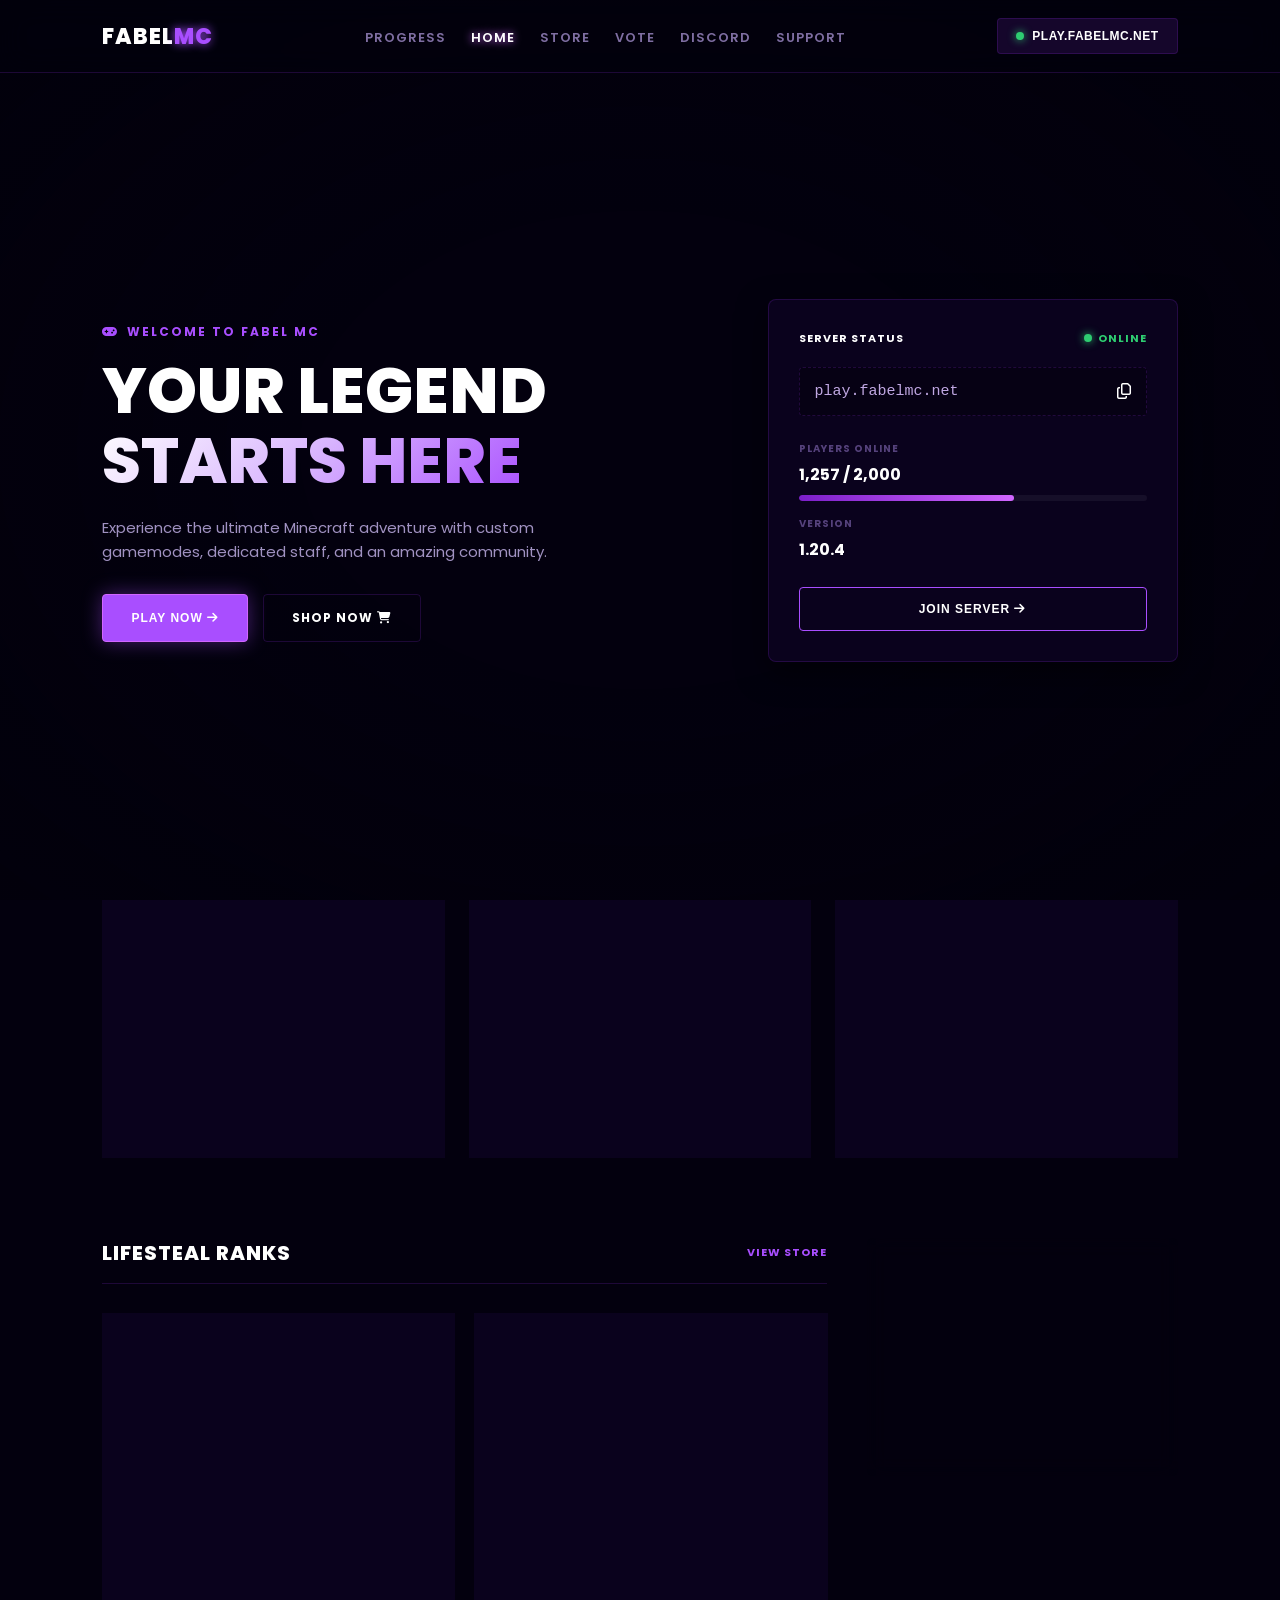
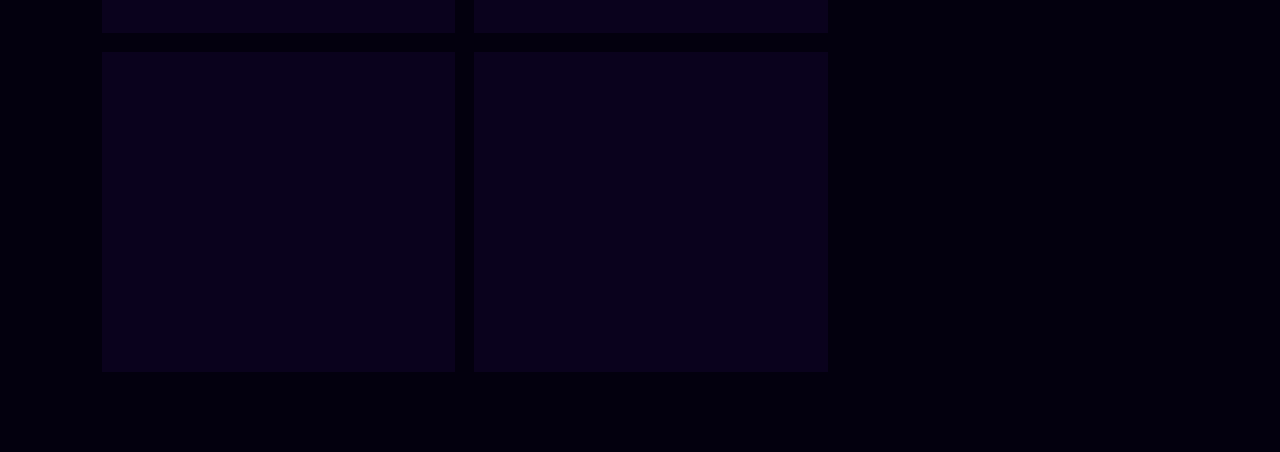
<file: index.html>
<!DOCTYPE html>
<html lang="en">
<head>
  <meta charset="UTF-8">
  <meta name="viewport" content="width=device-width, initial-scale=1.0">
  <title>FableMc | Your Legend Starts Here</title>
  <meta name="description" content="Join FableMc, the ultimate Minecraft experience with Survival, LifeSteal, and KitPvP gamemodes.">
  <link href="https://fonts.googleapis.com/css2?family=Poppins:wght@400;500;600;700;800&display=swap" rel="stylesheet">
  <link rel="stylesheet" href="https://cdnjs.cloudflare.com/ajax/libs/font-awesome/6.4.0/css/all.min.css">
  <link rel="stylesheet" href="styles.css">
</head>
<body>

  <div class="vignette"></div>

  <nav class="navbar" id="navbar">
    <div class="logo">
      <span class="logo-f">FABEL</span><span class="logo-mc">MC</span>
    </div>
    <ul class="nav-links" id="nav-menu">
      <li><a href="progg.html">PROGRESS</a></li>
      <li><a href="#" class="active">HOME</a></li>
      <li><a href="https://fabelmc.tebex.io/" target="_blank">STORE</a></li>
      <li><a href="#">VOTE</a></li>
      <li><a href="https://discord.gg/cJNF2XrXp" target="_blank">DISCORD</a></li>
      <li><a href="#">SUPPORT</a></li>
    </ul>
    <button class="ip-btn-nav" onclick="copyIP()">
      <span class="dot green-dot"></span> PLAY.FABELMC.NET
    </button>
  </nav>

  <header class="hero" id="home">
    <div class="hero-container">
      <div class="hero-content">
        <span class="welcome-tag"><i class="fas fa-gamepad"></i> WELCOME TO FABEL MC</span>
        <h1>YOUR LEGEND <br><span class="text-gradient">STARTS HERE</span></h1>
        <p class="hero-subtext">Experience the ultimate Minecraft adventure with custom gamemodes, dedicated staff, and an amazing community.</p>
        <div class="hero-btns">
          <button class="btn btn-primary" onclick="copyIP()">PLAY NOW <i class="fas fa-arrow-right"></i></button>
          <a href="https://fabelmc.tebex.io/" target="_blank" class="btn btn-secondary" style="text-decoration:none;">SHOP NOW <i class="fas fa-shopping-cart"></i></a>
        </div>
      </div>

      <div class="server-status-card">
        <div class="status-header">
          <span>SERVER STATUS</span>
          <span class="status-online"><span class="dot green-dot"></span> ONLINE</span>
        </div>
        <div class="ip-box" onclick="copyIP()">
          <span id="server-ip">play.fabelmc.net</span>
          <i class="far fa-copy"></i>
        </div>
        <div class="status-stats">
          <div>
            <span class="label">PLAYERS ONLINE</span>
            <span class="value">1,257 / 2,000</span>
            <div class="progress-bar"><div class="progress" style="width: 62%"></div></div>
          </div>
          <div>
            <span class="label">VERSION</span>
            <span class="value">1.20.4</span>
          </div>
        </div>
        <button class="btn-join" onclick="copyIP()">JOIN SERVER <i class="fas fa-arrow-right"></i></button>
      </div>
    </div>
  </header>

  <section class="gamemodes" id="games">
    <div class="card card-lifesteal" onclick="selectGamemode(this)">
      <div class="card-icon icon-red"><i class="fas fa-heart"></i></div>
      <h3>LIFESTEAL</h3>
      <p>Steal hearts, get stronger, and outlast your enemies.</p>
      <a href="#" class="card-link text-red" onclick="event.preventDefault();">PLAY NOW <i class="fas fa-arrow-right"></i></a>
    </div>
    <div class="card card-survival" onclick="selectGamemode(this)">
      <div class="card-icon icon-green"><i class="fas fa-axe"></i></div>
      <h3>SURVIVAL</h3>
      <p>Build, explore, and survive in a world of endless possibilities.</p>
      <a href="#" class="card-link text-green" onclick="event.preventDefault();">PLAY NOW <i class="fas fa-arrow-right"></i></a>
    </div>
    <div class="card card-bedwars" onclick="selectGamemode(this)">
      <div class="card-icon icon-purple"><i class="fas fa-bed"></i></div>
      <h3>BEDWARS</h3>
      <p>Protect your bed and destroy the enemy team. Victory is yours!</p>
      <a href="#" class="card-link text-purple" onclick="event.preventDefault();">PLAY NOW <i class="fas fa-arrow-right"></i></a>
    </div>
  </section>

  <main class="main-layout">
    <section class="ranks-section">
      <div class="section-header">
        <h2>LIFESTEAL RANKS</h2>
        <a href="https://fabelmc.tebex.io/" target="_blank" class="view-store-btn" style="text-decoration:none;">VIEW STORE</a>
      </div>
      <div class="ranks-grid">
        <div class="rank-card border-vip">
          <i class="fas fa-crown rank-icon text-vip"></i>
          <h4 class="text-vip">VIP</h4>
          <div class="price">$4.99</div>
          <ul class="perks">
            <li><i class="fas fa-plus text-vip"></i> /kit vip</li>
            <li><i class="fas fa-plus text-vip"></i> 2x Money</li>
            <li><i class="fas fa-plus text-vip"></i> Home (3)</li>
          </ul>
          <button class="buy-btn bg-vip">BUY NOW</button>
        </div>
        <div class="rank-card border-vipp">
          <i class="fas fa-crown rank-icon text-vipp"></i>
          <h4 class="text-vipp">VIP+</h4>
          <div class="price">$9.99</div>
          <ul class="perks">
            <li><i class="fas fa-plus text-vipp"></i> /kit vip+</li>
            <li><i class="fas fa-plus text-vipp"></i> 3x Money</li>
            <li><i class="fas fa-plus text-vipp"></i> Home (5)</li>
          </ul>
          <button class="buy-btn bg-vipp">BUY NOW</button>
        </div>
        <div class="rank-card border-mvp">
          <i class="fas fa-crown rank-icon text-mvp"></i>
          <h4 class="text-mvp">MVP</h4>
          <div class="price">$14.99</div>
          <ul class="perks">
            <li><i class="fas fa-plus text-mvp"></i> /kit mvp</li>
            <li><i class="fas fa-plus text-mvp"></i> 4x Money</li>
            <li><i class="fas fa-plus text-mvp"></i> Home (7)</li>
          </ul>
          <button class="buy-btn bg-mvp">BUY NOW</button>
        </div>
        <div class="rank-card border-mvpp">
          <i class="fas fa-crown rank-icon text-mvpp"></i>
          <h4 class="text-mvpp">MVP+</h4>
          <div class="price">$19.99</div>
          <ul class="perks">
            <li><i class="fas fa-plus text-mvpp"></i> /kit mvp+</li>
            <li><i class="fas fa-plus text-mvpp"></i> 5x Money</li>
            <li><i class="fas fa-plus text-mvpp"></i> Home (10)</li>
          </ul>
          <button class="buy-btn bg-mvpp">BUY NOW</button>
        </div>
      </div>
    </section>

    <aside class="sidebar">
      <div class="sidebar-box discord-widget">
        <div class="discord-header">
          <h3>JOIN OUR DISCORD</h3>
          <p>Stay updated, meet the community, join events & giveaways!</p>
        </div>
        <button class="discord-btn" onclick="joinDiscord()">JOIN DISCORD <i class="fab fa-discord"></i></button>
        <div class="discord-link-box" onclick="copyDiscord()">
          <span id="discord-url">discord.gg/cJNF2XrXp</span>
          <i class="far fa-copy"></i>
        </div>
      </div>
    </aside>
  </main>

  <script src="script.js"></script>
</body>
</html>
</file>
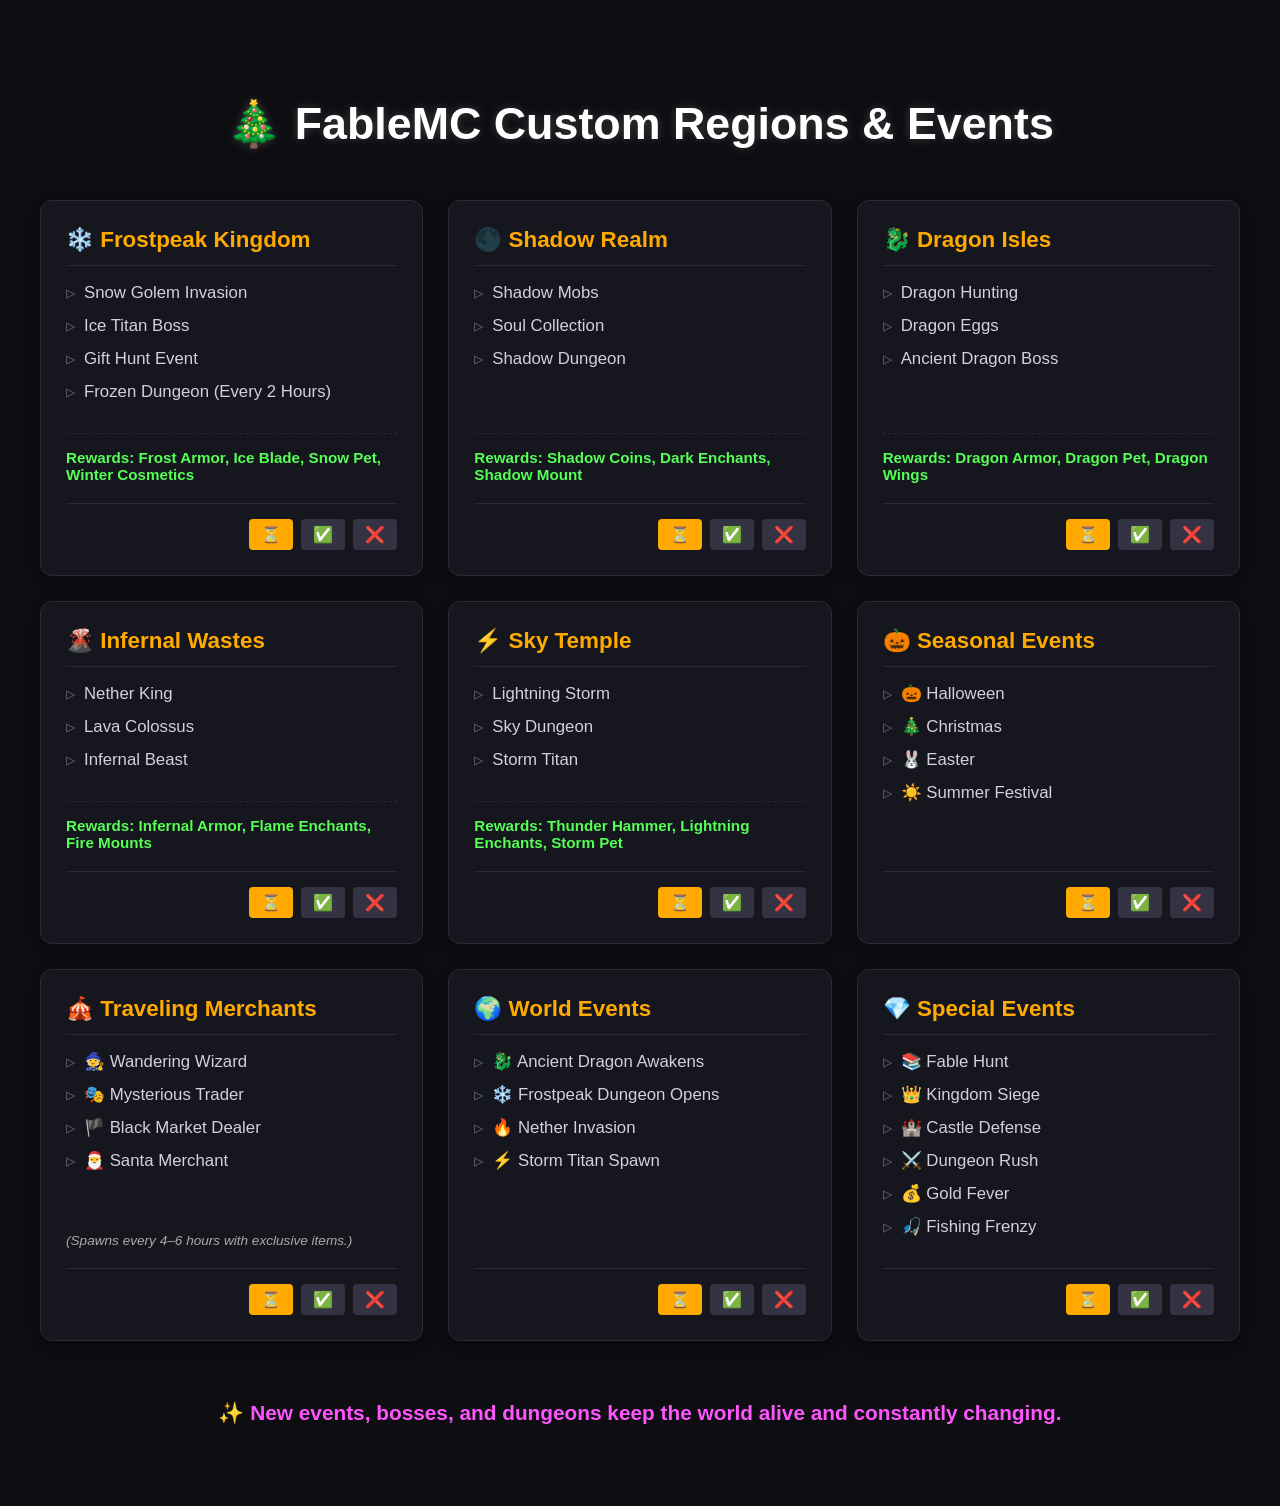
<file: events.html>
<!DOCTYPE html>
<html lang="en">
<head>
    <meta charset="UTF-8">
    <meta name="viewport" content="width=device-width, initial-scale=1.0">
    <title>FableMC Regions & Events</title>
    <style>
        /* Gaming Dark Theme CSS */
        body {
            background-color: #0d0d12;
            color: #d1d1e0;
            font-family: 'Segoe UI', Tahoma, Geneva, Verdana, sans-serif;
            margin: 0;
            padding: 0;
        }

        .fablemc-events {
            max-width: 1200px;
            margin: 0 auto;
            padding: 60px 20px;
            text-align: center;
        }

        .main-title {
            font-size: 2.8rem;
            color: #ffffff;
            margin-bottom: 50px;
            text-shadow: 0 0 10px rgba(255, 255, 255, 0.2);
        }

        .events-grid {
            display: grid;
            grid-template-columns: repeat(auto-fit, minmax(320px, 1fr));
            gap: 25px;
        }

        .event-card {
            background: #16161e;
            border: 1px solid #2a2a35;
            border-radius: 12px;
            padding: 25px;
            text-align: left;
            transition: all 0.3s ease;
            box-shadow: 0 4px 15px rgba(0, 0, 0, 0.3);
            display: flex;
            flex-direction: column;
        }

        .event-card:hover {
            transform: translateY(-5px);
            border-color: #ffaa00;
            box-shadow: 0 8px 25px rgba(255, 170, 0, 0.15);
        }

        .event-card h3 {
            font-size: 1.4rem;
            color: #ffaa00;
            margin-top: 0;
            margin-bottom: 15px;
            padding-bottom: 12px;
            border-bottom: 1px solid #2a2a35;
        }

        .event-list {
            list-style: none;
            padding: 0;
            margin: 0;
            flex-grow: 1;
        }

        .event-list li {
            margin-bottom: 10px;
            font-size: 1.05rem;
            display: flex;
            align-items: center;
        }

        .event-list li::before {
            content: "▹";
            color: #555570;
            margin-right: 8px;
            font-size: 1.2rem;
        }

        .rewards {
            margin-top: 20px;
            padding-top: 15px;
            border-top: 1px dashed #2a2a35;
            color: #55ff55;
            font-size: 0.95rem;
            font-weight: 600;
        }

        .note {
            font-size: 0.85rem;
            color: #aaaaaa;
            font-style: italic;
            margin-top: 10px;
        }

        .footer-note {
            margin-top: 60px;
            font-size: 1.3rem;
            color: #ff55ff;
            font-weight: bold;
            animation: pulse 2s infinite;
        }

        @keyframes pulse {
            0% { opacity: 0.8; }
            50% { opacity: 1; text-shadow: 0 0 10px rgba(255, 85, 255, 0.4); }
            100% { opacity: 0.8; }
        }

        /* Tracker Buttons CSS */
        .card-tracker {
            margin-top: 20px;
            padding-top: 15px;
            border-top: 1px solid #2a2a35;
            display: flex;
            justify-content: flex-end;
            gap: 8px;
        }

        .t-btn {
            padding: 6px 12px;
            border: none;
            border-radius: 4px;
            cursor: pointer;
            font-size: 1rem;
            background: #333344;
            transition: 0.2s;
        }

        .t-pending { color: #ffaa00; }
        .t-done { color: #55ff55; }
        .t-cross { color: #ff5555; }

        .t-btn:hover { filter: brightness(1.2); }

        .t-btn.active-pending { background: #ffaa00; color: #000; }
        .t-btn.active-done { background: #55ff55; color: #000; }
        .t-btn.active-cross { background: #ff5555; color: #fff; }

    </style>
</head>
<body>

    <section class="fablemc-events">
        <h2 class="main-title">🎄 FableMC Custom Regions & Events</h2>
        
        <div class="events-grid">
            
            <div class="event-card" data-id="frostpeak">
                <h3>❄️ Frostpeak Kingdom</h3>
                <ul class="event-list">
                    <li>Snow Golem Invasion</li>
                    <li>Ice Titan Boss</li>
                    <li>Gift Hunt Event</li>
                    <li>Frozen Dungeon (Every 2 Hours)</li>
                </ul>
                <div class="rewards">Rewards: Frost Armor, Ice Blade, Snow Pet, Winter Cosmetics</div>
                
                <div class="card-tracker">
                    <button class="t-btn t-pending" onclick="setCardStatus('frostpeak', 'pending')">⏳</button>
                    <button class="t-btn t-done" onclick="setCardStatus('frostpeak', 'done')">✅</button>
                    <button class="t-btn t-cross" onclick="setCardStatus('frostpeak', 'cross')">❌</button>
                </div>
            </div>

            <div class="event-card" data-id="shadow_realm">
                <h3>🌑 Shadow Realm</h3>
                <ul class="event-list">
                    <li>Shadow Mobs</li>
                    <li>Soul Collection</li>
                    <li>Shadow Dungeon</li>
                </ul>
                <div class="rewards">Rewards: Shadow Coins, Dark Enchants, Shadow Mount</div>

                <div class="card-tracker">
                    <button class="t-btn t-pending" onclick="setCardStatus('shadow_realm', 'pending')">⏳</button>
                    <button class="t-btn t-done" onclick="setCardStatus('shadow_realm', 'done')">✅</button>
                    <button class="t-btn t-cross" onclick="setCardStatus('shadow_realm', 'cross')">❌</button>
                </div>
            </div>

            <div class="event-card" data-id="dragon_isles">
                <h3>🐉 Dragon Isles</h3>
                <ul class="event-list">
                    <li>Dragon Hunting</li>
                    <li>Dragon Eggs</li>
                    <li>Ancient Dragon Boss</li>
                </ul>
                <div class="rewards">Rewards: Dragon Armor, Dragon Pet, Dragon Wings</div>

                <div class="card-tracker">
                    <button class="t-btn t-pending" onclick="setCardStatus('dragon_isles', 'pending')">⏳</button>
                    <button class="t-btn t-done" onclick="setCardStatus('dragon_isles', 'done')">✅</button>
                    <button class="t-btn t-cross" onclick="setCardStatus('dragon_isles', 'cross')">❌</button>
                </div>
            </div>

            <div class="event-card" data-id="infernal_wastes">
                <h3>🌋 Infernal Wastes</h3>
                <ul class="event-list">
                    <li>Nether King</li>
                    <li>Lava Colossus</li>
                    <li>Infernal Beast</li>
                </ul>
                <div class="rewards">Rewards: Infernal Armor, Flame Enchants, Fire Mounts</div>

                <div class="card-tracker">
                    <button class="t-btn t-pending" onclick="setCardStatus('infernal_wastes', 'pending')">⏳</button>
                    <button class="t-btn t-done" onclick="setCardStatus('infernal_wastes', 'done')">✅</button>
                    <button class="t-btn t-cross" onclick="setCardStatus('infernal_wastes', 'cross')">❌</button>
                </div>
            </div>

            <div class="event-card" data-id="sky_temple">
                <h3>⚡ Sky Temple</h3>
                <ul class="event-list">
                    <li>Lightning Storm</li>
                    <li>Sky Dungeon</li>
                    <li>Storm Titan</li>
                </ul>
                <div class="rewards">Rewards: Thunder Hammer, Lightning Enchants, Storm Pet</div>

                <div class="card-tracker">
                    <button class="t-btn t-pending" onclick="setCardStatus('sky_temple', 'pending')">⏳</button>
                    <button class="t-btn t-done" onclick="setCardStatus('sky_temple', 'done')">✅</button>
                    <button class="t-btn t-cross" onclick="setCardStatus('sky_temple', 'cross')">❌</button>
                </div>
            </div>

            <div class="event-card" data-id="seasonal_events">
                <h3>🎃 Seasonal Events</h3>
                <ul class="event-list">
                    <li>🎃 Halloween</li>
                    <li>🎄 Christmas</li>
                    <li>🐰 Easter</li>
                    <li>☀️ Summer Festival</li>
                </ul>

                <div class="card-tracker">
                    <button class="t-btn t-pending" onclick="setCardStatus('seasonal_events', 'pending')">⏳</button>
                    <button class="t-btn t-done" onclick="setCardStatus('seasonal_events', 'done')">✅</button>
                    <button class="t-btn t-cross" onclick="setCardStatus('seasonal_events', 'cross')">❌</button>
                </div>
            </div>

            <div class="event-card" data-id="merchants">
                <h3>🎪 Traveling Merchants</h3>
                <ul class="event-list">
                    <li>🧙 Wandering Wizard</li>
                    <li>🎭 Mysterious Trader</li>
                    <li>🏴 Black Market Dealer</li>
                    <li>🎅 Santa Merchant</li>
                </ul>
                <div class="note">(Spawns every 4–6 hours with exclusive items.)</div>

                <div class="card-tracker">
                    <button class="t-btn t-pending" onclick="setCardStatus('merchants', 'pending')">⏳</button>
                    <button class="t-btn t-done" onclick="setCardStatus('merchants', 'done')">✅</button>
                    <button class="t-btn t-cross" onclick="setCardStatus('merchants', 'cross')">❌</button>
                </div>
            </div>

            <div class="event-card" data-id="world_events">
                <h3>🌍 World Events</h3>
                <ul class="event-list">
                    <li>🐉 Ancient Dragon Awakens</li>
                    <li>❄️ Frostpeak Dungeon Opens</li>
                    <li>🔥 Nether Invasion</li>
                    <li>⚡ Storm Titan Spawn</li>
                </ul>

                <div class="card-tracker">
                    <button class="t-btn t-pending" onclick="setCardStatus('world_events', 'pending')">⏳</button>
                    <button class="t-btn t-done" onclick="setCardStatus('world_events', 'done')">✅</button>
                    <button class="t-btn t-cross" onclick="setCardStatus('world_events', 'cross')">❌</button>
                </div>
            </div>

            <div class="event-card" data-id="special_events">
                <h3>💎 Special Events</h3>
                <ul class="event-list">
                    <li>📚 Fable Hunt</li>
                    <li>👑 Kingdom Siege</li>
                    <li>🏰 Castle Defense</li>
                    <li>⚔️ Dungeon Rush</li>
                    <li>💰 Gold Fever</li>
                    <li>🎣 Fishing Frenzy</li>
                </ul>

                <div class="card-tracker">
                    <button class="t-btn t-pending" onclick="setCardStatus('special_events', 'pending')">⏳</button>
                    <button class="t-btn t-done" onclick="setCardStatus('special_events', 'done')">✅</button>
                    <button class="t-btn t-cross" onclick="setCardStatus('special_events', 'cross')">❌</button>
                </div>
            </div>

        </div>

        <p class="footer-note">✨ New events, bosses, and dungeons keep the world alive and constantly changing.</p>
    </section>

    <script>
        // Har card ke tracker ka logic
        function renderCardTrackers() {
            document.querySelectorAll('.event-card').forEach(card => {
                const id = card.getAttribute('data-id');
                // Check localStorage, default 'pending'
                const status = localStorage.getItem(`fablemc_section_${id}`) || 'pending';
                
                // Clear active classes
                card.querySelectorAll('.t-btn').forEach(btn => {
                    btn.classList.remove('active-pending', 'active-done', 'active-cross');
                });
                
                // Add active class based on saved status
                if(status === 'pending') card.querySelector('.t-pending').classList.add('active-pending');
                if(status === 'done') card.querySelector('.t-done').classList.add('active-done');
                if(status === 'cross') card.querySelector('.t-cross').classList.add('active-cross');
            });
        }

        // Jab user button click kare
        function setCardStatus(id, status) {
            localStorage.setItem(`fablemc_section_${id}`, status);
            renderCardTrackers(); // UI update
        }

        // Page load hone par trackers run karein
        renderCardTrackers();
    </script>

</body>
</html>
</file>
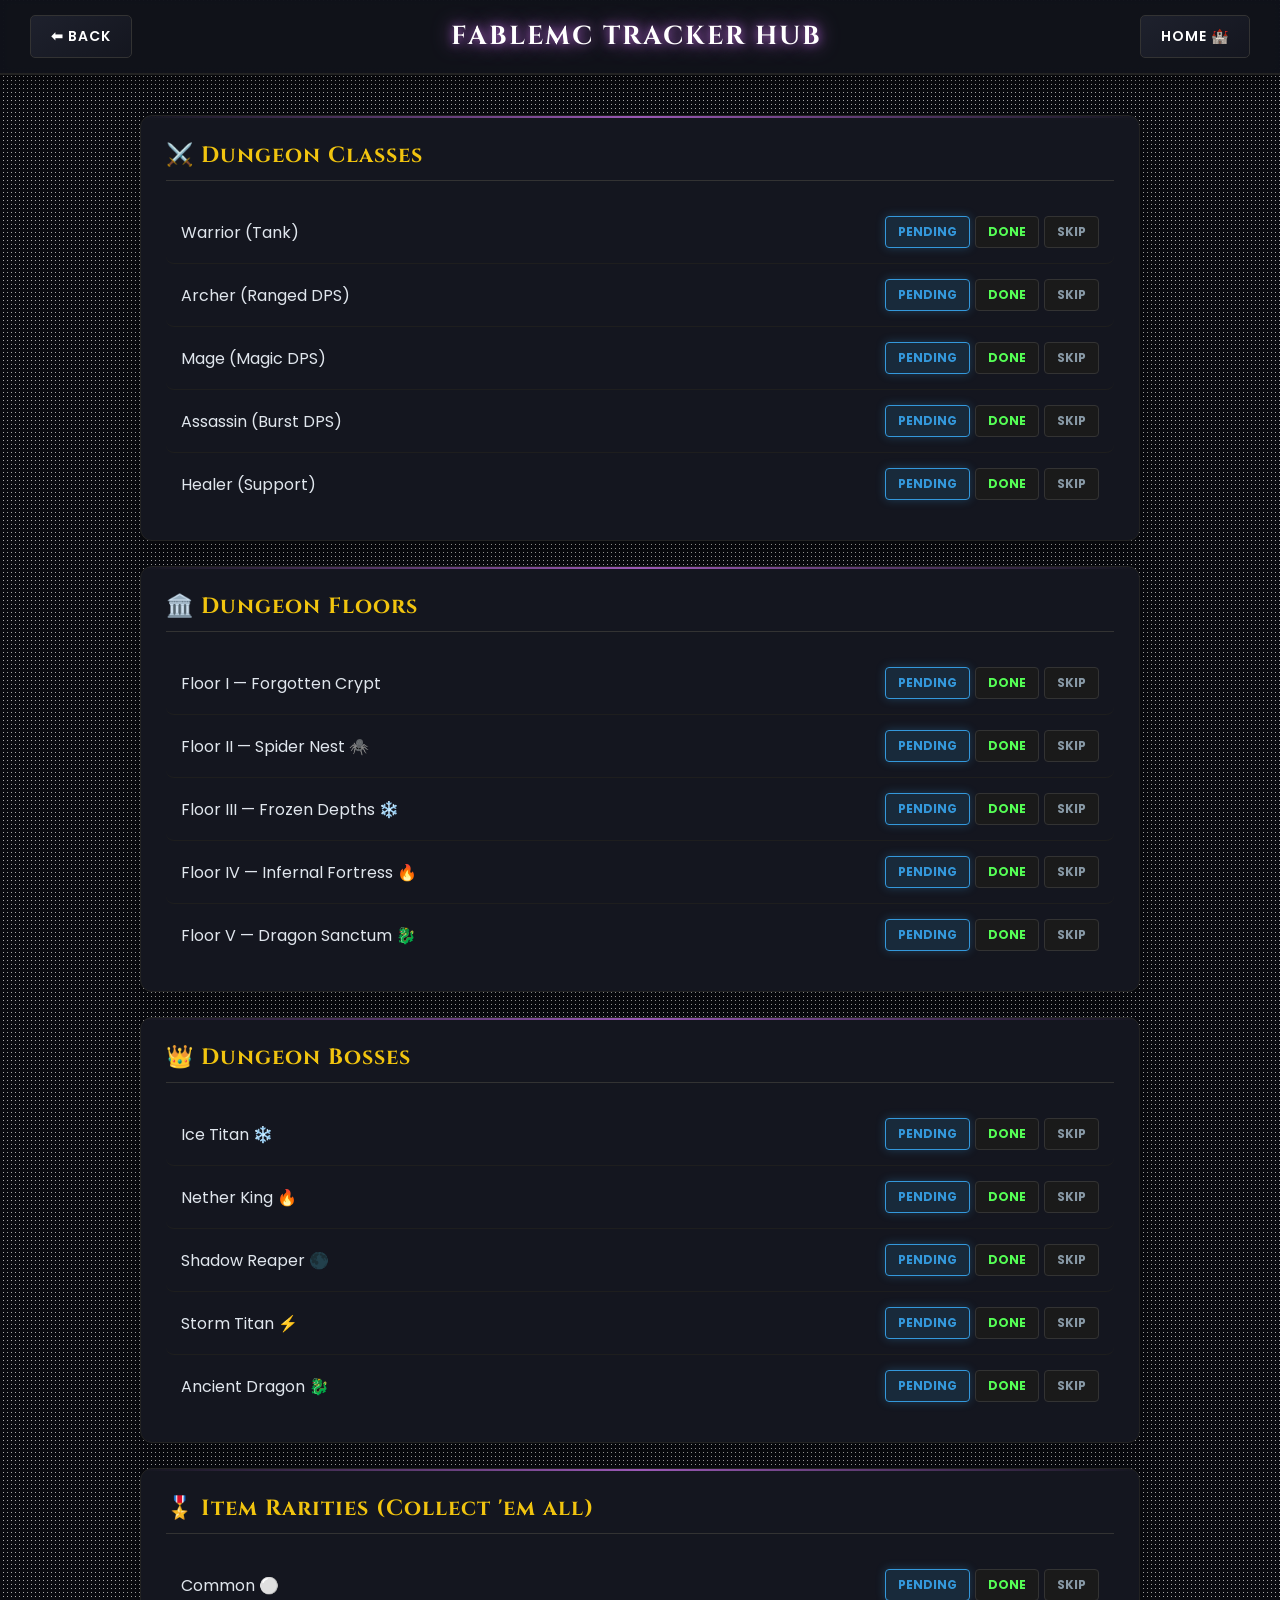
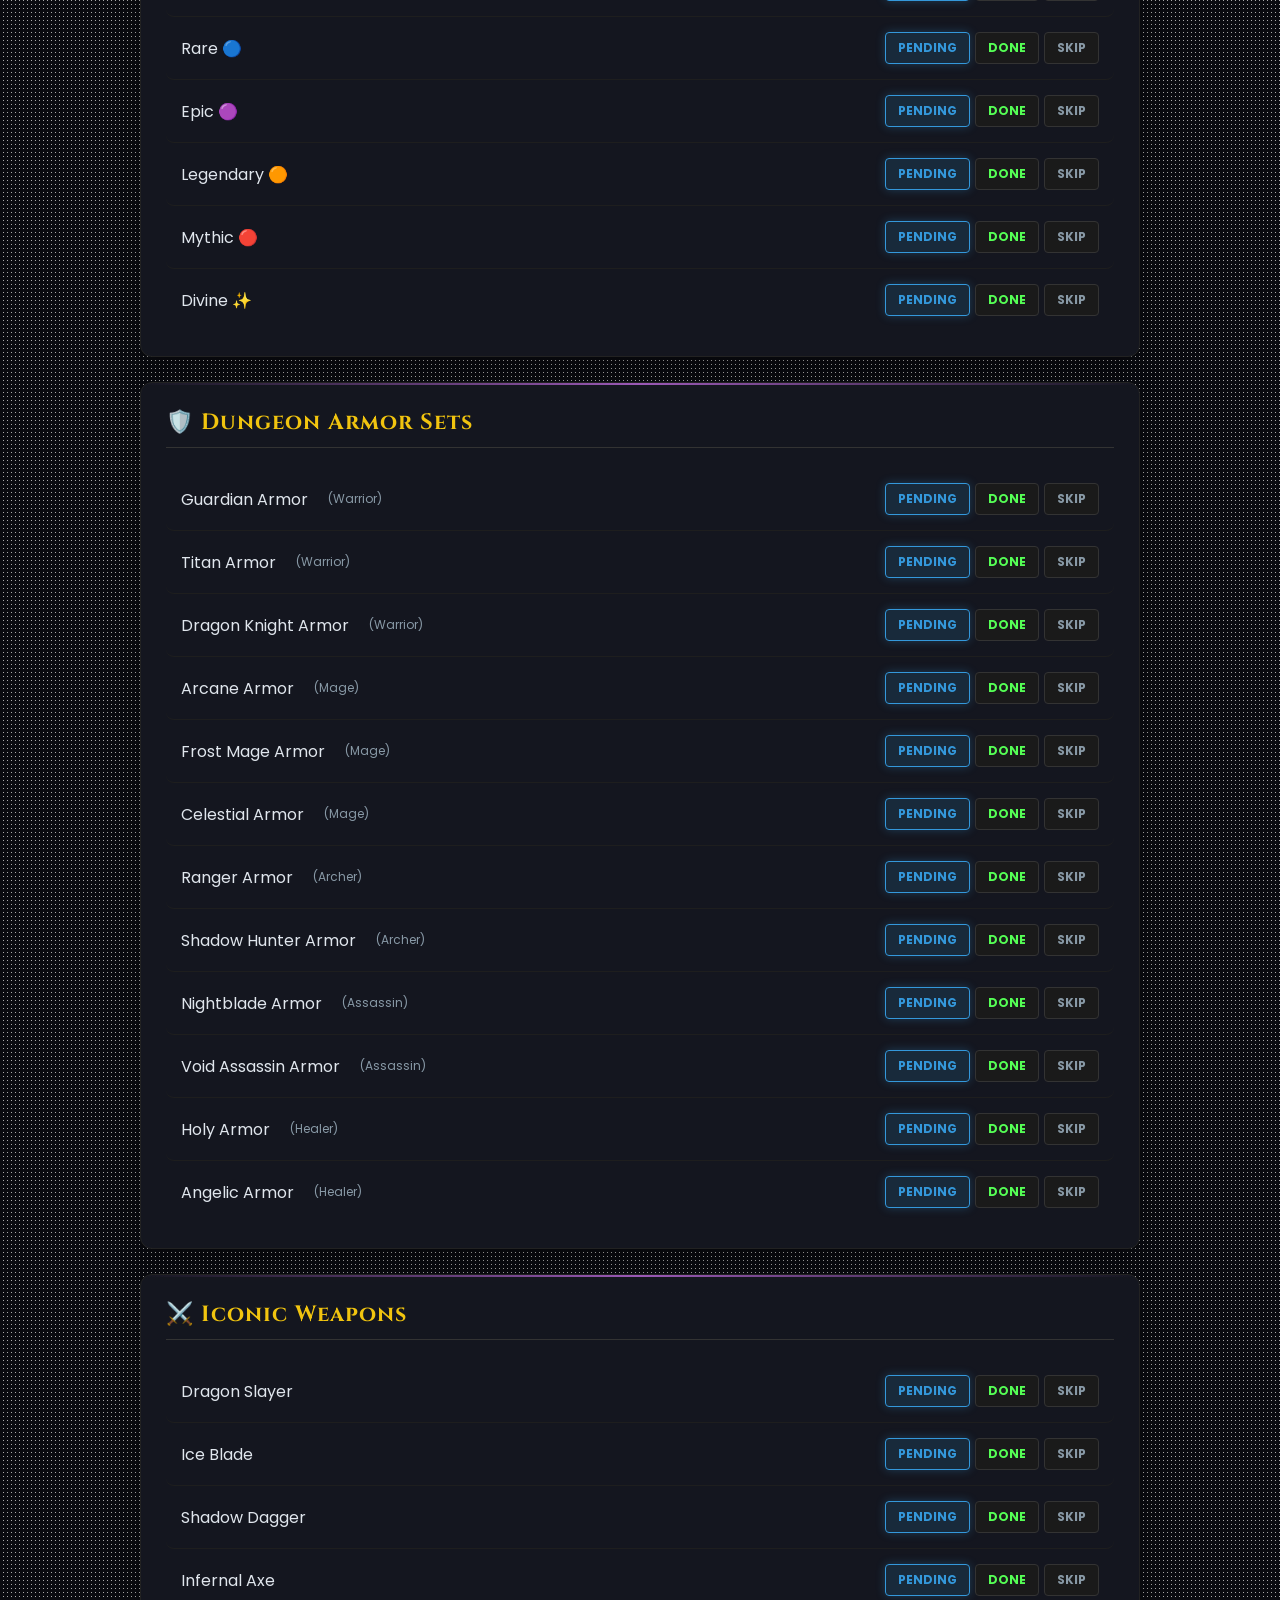
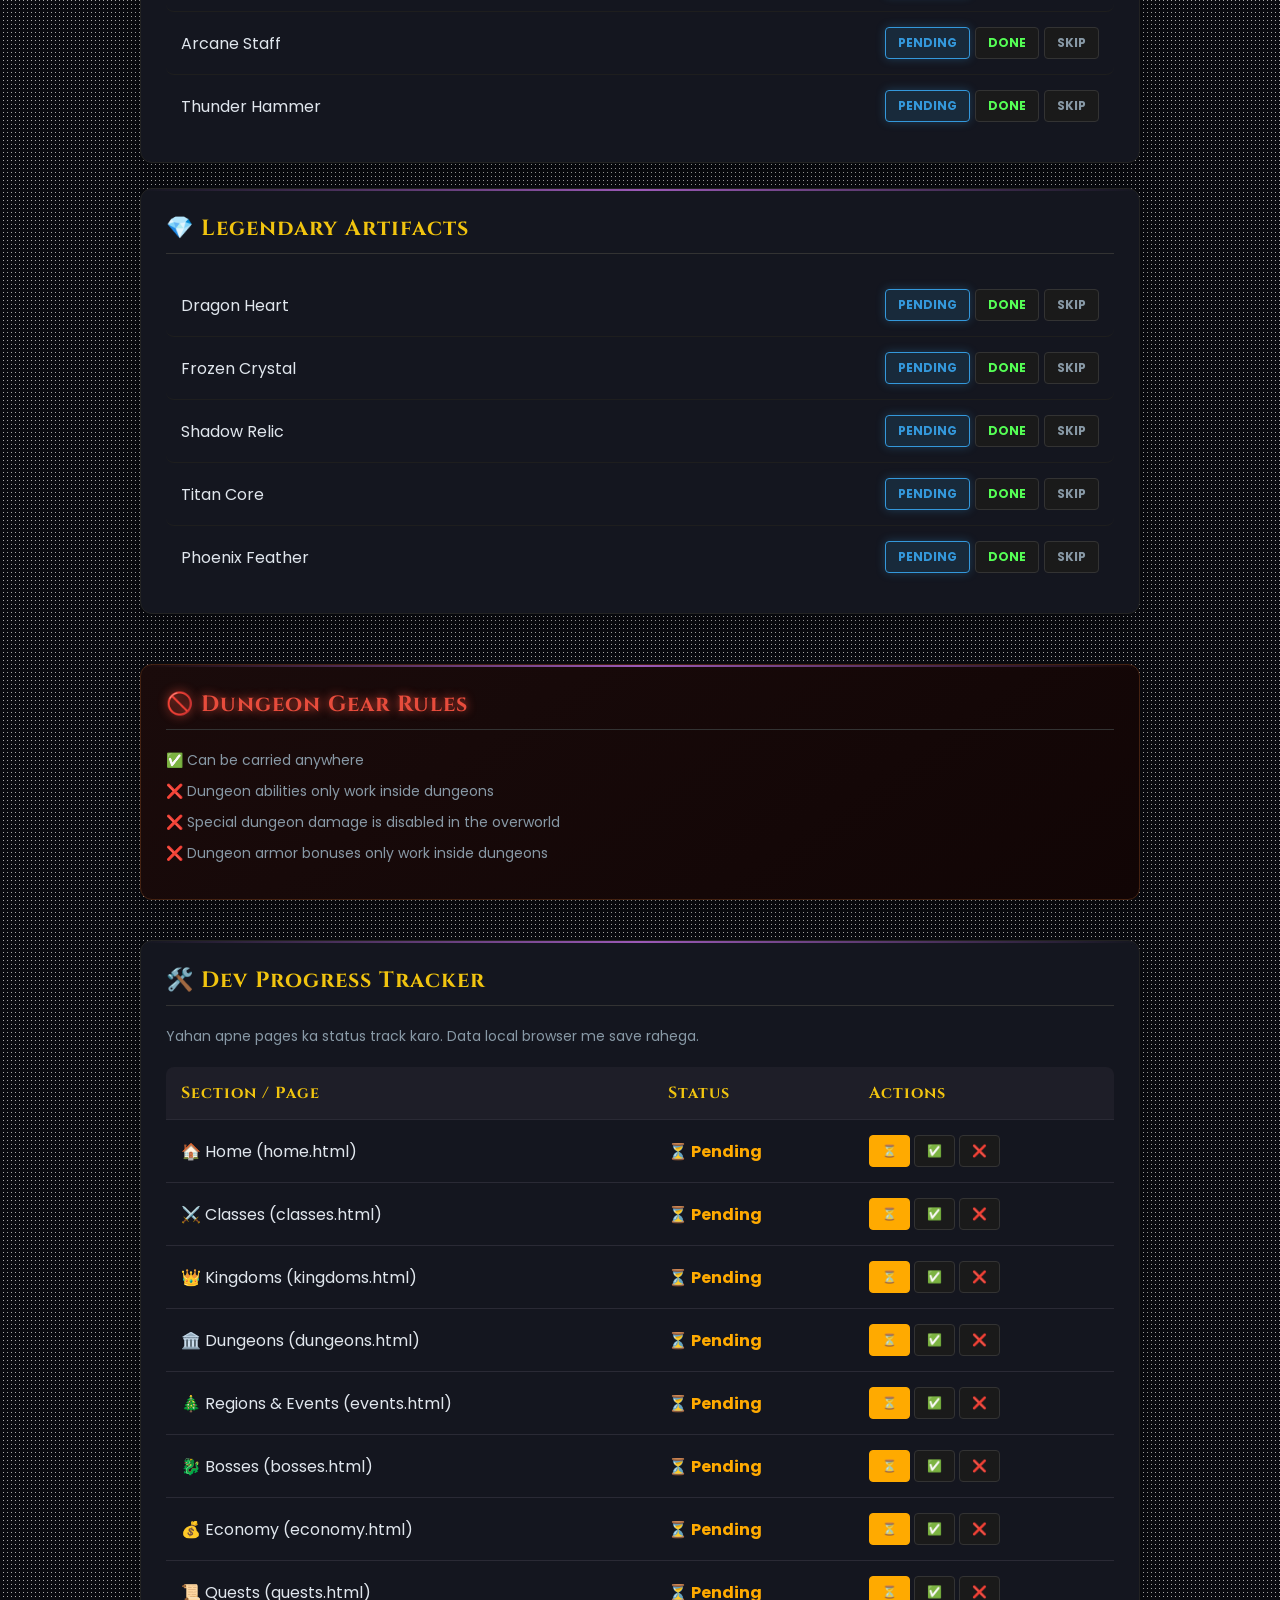
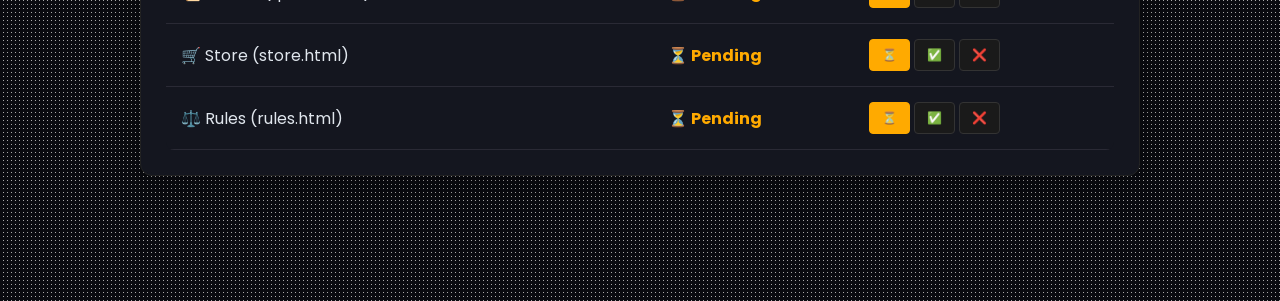
<file: progg.html>
<!DOCTYPE html>
<html lang="en">
<head>
<meta charset="UTF-8">
<meta name="viewport" content="width=device-width, initial-scale=1.0">
<title>FableMC Dungeons & Dev Tracker</title>
<link href="https://fonts.googleapis.com/css2?family=Cinzel:wght@700;900&family=Poppins:wght@300;400;600;700&display=swap" rel="stylesheet">
<style>
    :root {
        --bg-body: #0a0b10;
        --bg-card: #14161f;
        --bg-header: rgba(16, 18, 26, 0.95);
        
        /* Accent Colors - Fantasy Theme */
        --primary-glow: #9b59b6; /* Magic Purple */
        --accent-gold: #f1c40f;
        --text-main: #e0e6ed;
        --text-muted: #8899a6;
        
        /* Status Colors */
        --color-pending: #3498db; /* Bright Blue */
        --color-done: #2ecc71;    /* Bright Green */
        --color-cancel: #e74c3c;  /* Bright Red */
        
        --font-rpg: 'Cinzel', serif;
        --font-main: 'Poppins', sans-serif;
        
        --transition: all 0.3s ease;
    }

    body {
        font-family: var(--font-main);
        background-color: var(--bg-body);
        color: var(--text-main);
        margin: 0;
        padding: 0;
        overflow-x: hidden;
        background-image: url('[data-uri]');
        display: flex;
        flex-direction: column;
    }

    /* --- Custom Scrollbar --- */
    ::-webkit-scrollbar { width: 8px; }
    ::-webkit-scrollbar-track { background: var(--bg-body); }
    ::-webkit-scrollbar-thumb { background: #333; border-radius: 4px; }
    ::-webkit-scrollbar-thumb:hover { background: var(--primary-glow); }

    /* --- Header & Nav --- */
    header {
        display: flex;
        justify-content: space-between;
        align-items: center;
        padding: 15px 30px;
        background-color: var(--bg-header);
        border-bottom: 2px solid #222;
        position: sticky;
        top: 0;
        z-index: 1000;
        backdrop-filter: blur(5px);
        box-shadow: 0 5px 20px rgba(0,0,0,0.5);
    }

    .nav-btn {
        padding: 10px 20px;
        background: linear-gradient(145deg, #1e212d, #14161f);
        color: white;
        text-decoration: none;
        border-radius: 5px;
        font-weight: 600;
        font-size: 14px;
        font-family: var(--font-main);
        transition: var(--transition);
        border: 1px solid #333;
        text-transform: uppercase;
        letter-spacing: 1px;
    }

    .nav-btn:hover {
        border-color: var(--primary-glow);
        box-shadow: 0 0 10px rgba(155, 89, 182, 0.5);
        transform: translateY(-2px);
    }

    header h1 {
        margin: 0;
        font-family: var(--font-rpg);
        font-size: 26px;
        color: #fff;
        text-shadow: 0 0 10px var(--primary-glow), 0 0 20px var(--primary-glow);
        letter-spacing: 2px;
    }

    /* --- Main Container --- */
    .wrapper {
        max-width: 1000px;
        margin: 40px auto;
        padding: 0 20px;
        padding-bottom: 60px;
        width: calc(100% - 40px);
    }

    /* --- Tracker Sections --- */
    .section {
        background-color: var(--bg-card);
        margin-bottom: 25px;
        padding: 25px;
        border-radius: 12px;
        border: 1px solid #222;
        box-shadow: 0 10px 30px rgba(0,0,0,0.3);
        transition: var(--transition);
        position: relative;
        overflow: hidden;
    }
    
    .section:hover {
        border-color: rgba(155, 89, 182, 0.3);
        box-shadow: 0 10px 40px rgba(155, 89, 182, 0.15);
    }

    .section::before {
        content: '';
        position: absolute;
        top: 0;
        left: 0;
        width: 100%;
        height: 2px;
        background: linear-gradient(90deg, transparent, var(--primary-glow), transparent);
    }

    .section h2 {
        margin-top: 0;
        margin-bottom: 20px;
        font-family: var(--font-rpg);
        font-size: 22px;
        color: var(--accent-gold);
        border-bottom: 1px solid #333;
        padding-bottom: 10px;
        letter-spacing: 1px;
    }

    /* --- List Items --- */
    .item {
        display: flex;
        justify-content: space-between;
        align-items: center;
        padding: 15px;
        border-bottom: 1px solid #1e1e1e;
        transition: var(--transition);
        border-radius: 8px;
    }
    
    .item:hover {
        background-color: rgba(255,255,255,0.03);
    }

    .item:last-child { border-bottom: none; }

    .item-name {
        font-size: 16px;
        font-weight: 400;
        color: var(--text-main);
        display: flex;
        align-items: center;
        gap: 10px;
    }
    
    .item-name small {
        color: var(--text-muted);
        font-size: 12px;
        margin-left: 10px;
    }

    /* --- Buttons --- */
    .status-container {
        display: flex;
        gap: 5px;
    }

    .status-btn, .btn {
        padding: 6px 12px;
        border-radius: 4px;
        border: 1px solid #333;
        background-color: #1a1a1a;
        color: var(--text-muted);
        cursor: pointer;
        font-size: 12px;
        font-weight: 700;
        text-transform: uppercase;
        transition: var(--transition);
        font-family: var(--font-main);
    }

    .status-btn:hover, .btn:hover {
        background-color: #252525;
        color: #fff;
    }

    /* Active States */
    .item[data-status="pending"] .btn-pending {
        background-color: rgba(52, 152, 219, 0.15);
        color: var(--color-pending);
        border-color: var(--color-pending);
        box-shadow: 0 0 10px rgba(52, 152, 219, 0.3);
    }

    .item[data-status="done"] .btn-done {
        background-color: rgba(46, 204, 113, 0.15);
        color: var(--color-done);
        border-color: var(--color-done);
        box-shadow: 0 0 10px rgba(46, 204, 113, 0.3);
    }
    
    .item[data-status="done"] .item-name {
        text-decoration: line-through;
        color: var(--text-muted);
    }

    .item[data-status="cancel"] .btn-cancel {
        background-color: rgba(231, 76, 60, 0.15);
        color: var(--color-cancel);
        border-color: var(--color-cancel);
        box-shadow: 0 0 10px rgba(231, 76, 60, 0.3);
    }

    /* --- Table Design for Dev Progress --- */
    .tracker-table {
        width: 100%;
        border-collapse: collapse;
        margin-top: 20px;
        background: #14161f;
        border-radius: 8px;
        overflow: hidden;
    }

    .tracker-table th, .tracker-table td {
        padding: 15px;
        text-align: left;
        border-bottom: 1px solid #2a2a35;
    }

    .tracker-table th {
        background: #1e1e28;
        color: var(--accent-gold);
        font-family: var(--font-rpg);
        letter-spacing: 1px;
    }

    .status-text { font-weight: bold; }

    .btn-pending { color: #ffaa00; }
    .btn-done { color: #55ff55; }
    .btn-cross { color: #ff5555; }

    .btn.active-pending { background: #ffaa00; color: #000; border-color: #ffaa00; }
    .btn.active-done { background: #55ff55; color: #000; border-color: #55ff55; }
    .btn.active-cross { background: #ff5555; color: #fff; border-color: #ff5555; }

    /* --- Rules Section --- */
    .rules-section {
        background: linear-gradient(145deg, #1a0b0b, #110505);
        border: 1px solid #421;
        margin-top: 50px;
    }
    
    .rules-section h2 {
        color: var(--color-cancel);
        text-shadow: 0 0 10px var(--color-cancel);
    }
    
    .rule-item {
        color: var(--text-muted);
        font-size: 14px;
        margin: 10px 0;
        display: flex;
        align-items: center;
        gap: 10px;
    }

    @media (max-width: 600px) {
        header h1 { font-size: 18px; }
        .nav-btn { padding: 8px 12px; font-size: 12px; }
        .item { flex-direction: column; align-items: flex-start; gap: 10px; }
        .status-container { width: 100%; justify-content: flex-start; }
        .status-btn { flex: 1; text-align: center; }
    }
</style>
</head>
<body>

<header>
    <a href="progg.html" class="nav-btn">⬅ Back</a>
    <h1>FABLEMC TRACKER HUB</h1>
    <a href="index.html" class="nav-btn">Home 🏰</a>
</header>

<div class="wrapper" id="main-content">
    <div class="section rules-section">
        <h2>🚫 Dungeon Gear Rules</h2>
        <div class="rule-item">✅ Can be carried anywhere</div>
        <div class="rule-item">❌ Dungeon abilities only work inside dungeons</div>
        <div class="rule-item">❌ Special dungeon damage is disabled in the overworld</div>
        <div class="rule-item">❌ Dungeon armor bonuses only work inside dungeons</div>
    </div>

    <div class="section" style="margin-top: 40px;">
        <h2>🛠️ Dev Progress Tracker</h2>
        <p style="color: var(--text-muted); font-size: 14px;">Yahan apne pages ka status track karo. Data local browser me save rahega.</p>
        <table class="tracker-table">
            <thead>
                <tr>
                    <th>Section / Page</th>
                    <th>Status</th>
                    <th>Actions</th>
                </tr>
            </thead>
            <tbody id="tracker-body"></tbody>
        </table>
    </div>
</div>

<script>
    // --- Friend's Dungeon Database ---
    const dungeonDb = [
        {
            category: "⚔️ Dungeon Classes",
            items: ["Warrior (Tank)", "Archer (Ranged DPS)", "Mage (Magic DPS)", "Assassin (Burst DPS)", "Healer (Support)"]
        },
        {
            category: "🏛️ Dungeon Floors",
            items: ["Floor I — Forgotten Crypt", "Floor II — Spider Nest 🕷️", "Floor III — Frozen Depths ❄️", "Floor IV — Infernal Fortress 🔥", "Floor V — Dragon Sanctum 🐉"]
        },
        {
            category: "👑 Dungeon Bosses",
            items: ["Ice Titan ❄️", "Nether King 🔥", "Shadow Reaper 🌑", "Storm Titan ⚡", "Ancient Dragon 🐉"]
        },
        {
            category: "🎖️ Item Rarities (Collect 'em all)",
            items: ["Common ⚪", "Rare 🔵", "Epic 🟣", "Legendary 🟠", "Mythic 🔴", "Divine ✨"]
        },
        {
            category: "🛡️ Dungeon Armor Sets",
            items: [
                "Guardian Armor <small>(Warrior)</small>", "Titan Armor <small>(Warrior)</small>", "Dragon Knight Armor <small>(Warrior)</small>",
                "Arcane Armor <small>(Mage)</small>", "Frost Mage Armor <small>(Mage)</small>", "Celestial Armor <small>(Mage)</small>",
                "Ranger Armor <small>(Archer)</small>", "Shadow Hunter Armor <small>(Archer)</small>",
                "Nightblade Armor <small>(Assassin)</small>", "Void Assassin Armor <small>(Assassin)</small>",
                "Holy Armor <small>(Healer)</small>", "Angelic Armor <small>(Healer)</small>"
            ]
        },
        {
            category: "⚔️ Iconic Weapons",
            items: ["Dragon Slayer", "Ice Blade", "Shadow Dagger", "Infernal Axe", "Arcane Staff", "Thunder Hammer"]
        },
        {
            category: "💎 Legendary Artifacts",
            items: ["Dragon Heart", "Frozen Crystal", "Shadow Relic", "Titan Core", "Phoenix Feather"]
        }
    ];

    // --- Your Original Pages Database ---
    const pages = [
        { id: 'home', name: '🏠 Home (home.html)' },
        { id: 'classes', name: '⚔️ Classes (classes.html)' },
        { id: 'kingdoms', name: '👑 Kingdoms (kingdoms.html)' },
        { id: 'dungeons', name: '🏛️ Dungeons (dungeons.html)' },
        { id: 'events', name: '🎄 Regions & Events (events.html)' },
        { id: 'bosses', name: '🐉 Bosses (bosses.html)' },
        { id: 'economy', name: '💰 Economy (economy.html)' },
        { id: 'quests', name: '📜 Quests (quests.html)' },
        { id: 'store', name: '🛒 Store (store.html)' },
        { id: 'rules', name: '⚖️ Rules (rules.html)' }
    ];

    const mainContent = document.getElementById('main-content');
    const DUNGEON_STORAGE_KEY = 'fablemc_dungeon_tracker_v2';

    let dungeonProgress = JSON.parse(localStorage.getItem(DUNGEON_STORAGE_KEY)) || {};

    // Build Dungeon UI
    dungeonDb.forEach(section => {
        const sectionEl = document.createElement('div');
        sectionEl.className = 'section';

        const title = document.createElement('h2');
        title.textContent = section.category;
        sectionEl.appendChild(title);

        section.items.forEach(itemNameRaw => {
            const div = document.createElement('div');
            div.innerHTML = itemNameRaw;
            const itemNameClean = div.textContent || div.innerText || itemNameRaw;
            const itemId = itemNameClean.replace(/[^a-zA-Z0-9]/g, '').toLowerCase();
            
            const currentStatus = dungeonProgress[itemId] || 'pending';

            const itemEl = document.createElement('div');
            itemEl.className = 'item';
            itemEl.setAttribute('data-id', itemId);
            itemEl.setAttribute('data-status', currentStatus);

            itemEl.innerHTML = `
                <span class="item-name">${itemNameRaw}</span>
                <div class="status-container">
                    <button class="status-btn btn-pending" onclick="setDungeonStatus('${itemId}', 'pending')">Pending</button>
                    <button class="status-btn btn-done" onclick="setDungeonStatus('${itemId}', 'done')">Done</button>
                    <button class="status-btn btn-cancel" onclick="setStatus('${itemId}', 'cancel')">Skip</button>
                </div>
            `;
            sectionEl.appendChild(itemEl);
        });
        mainContent.insertBefore(sectionEl, document.querySelector('.rules-section'));
    });

    window.setDungeonStatus = (itemId, newStatus) => {
        dungeonProgress[itemId] = newStatus;
        localStorage.setItem(DUNGEON_STORAGE_KEY, JSON.stringify(dungeonProgress));
        const itemRow = document.querySelector(`[data-id="${itemId}"]`);
        if (itemRow) itemRow.setAttribute('data-status', newStatus);
    };

    // --- Original Dev Progress Tracker Logic ---
    const tbody = document.getElementById('tracker-body');

    function renderDevTracker() {
        tbody.innerHTML = '';
        pages.forEach(page => {
            const status = localStorage.getItem(`fablemc_${page.id}`) || 'pending';
            let statusIcon = status === 'done' ? '✅ Done' : status === 'cross' ? '❌ Dropped' : '⏳ Pending';
            let statusColor = status === 'done' ? '#55ff55' : status === 'cross' ? '#ff5555' : '#ffaa00';

            const tr = document.createElement('tr');
            tr.innerHTML = `
                <td>${page.name}</td>
                <td class="status-text" style="color: ${statusColor}">${statusIcon}</td>
                <td>
                    <button class="btn btn-pending ${status === 'pending' ? 'active-pending' : ''}" onclick="setDevStatus('${page.id}', 'pending')">⏳</button>
                    <button class="btn btn-done ${status === 'done' ? 'active-done' : ''}" onclick="setDevStatus('${page.id}', 'done')">✅</button>
                    <button class="btn btn-cross ${status === 'cross' ? 'active-cross' : ''}" onclick="setDevStatus('${page.id}', 'cross')">❌</button>
                </td>
            `;
            tbody.appendChild(tr);
        });
    }

    window.setDevStatus = (id, status) => {
        localStorage.setItem(`fablemc_${id}`, status);
        renderDevTracker();
    }

    renderDevTracker();
</script>

</body>
</html>
</file>
<file: styles.css>
/* ---- GLOBAL VARIABLES & THEME SETUP ---- */
:root {
  --bg-deep:        #03000e;
  --bg-mid:         #070118;
  --bg-card:        rgba(14, 4, 36, 0.72);
  --bg-card-hover:  rgba(24, 12, 54, 0.88);
  --bg-section-alt: #060114;
  
  /* Neon Accents & Glow Matrix */
  --neon-violet:    #7c1fc9;
  --neon-purple:    #a94eff;
  --neon-pink:      #d166ff;
  --gold:           #c9a84c;
  --glow-soft:      rgba(130, 40, 210, 0.3);
  --glow-bright:    rgba(170, 78, 255, 0.65);
  
  /* Text Layers */
  --text-main:      #ffffff;
  --text-dim:       rgba(190, 155, 255, 0.42);
  --text-mid:       rgba(205, 178, 255, 0.62);
  --text-bright:    rgba(218, 190, 255, 0.88);
  --text-prose:     rgba(215, 195, 255, 0.75);
  
  /* Store & Rank Color Matrix */
  --clr-vip:        #2ecc71;
  --clr-vipp:       #3498db;
  --clr-mvp:        #9b59b6;
  --clr-mvpp:       #e84393;
  --clr-special:    #f1c40f;
  --clr-specialp:   #e67e22;
  --clr-custom:     #00cec9;
  --clr-god:        #d63031;
  
  --border-glow:    rgba(138, 43, 226, 0.2);
  --ease-out-expo:  cubic-bezier(0.16, 1, 0.3, 1);
}

/* ---- RESET & BASE STYLES ---- */
*, *::before, *::after {
  margin: 0;
  padding: 0;
  box-sizing: border-box;
}

html {
  scroll-behavior: smooth;
}

body {
  font-family: 'Poppins', 'Inter', sans-serif;
  background-color: var(--bg-deep);
  color: var(--text-main);
  -webkit-font-smoothing: antialiased;
  overflow-x: hidden;
}

/* Custom Scrollbar */
::-webkit-scrollbar { width: 6px; }
::-webkit-scrollbar-track { background: var(--bg-deep); }
::-webkit-scrollbar-thumb { background: var(--neon-violet); border-radius: 10px; }

/* ---- BACKGROUND OVERLAYS ---- */
#particleCanvas {
  position: fixed;
  inset: 0;
  z-index: 0;
  pointer-events: none;
}

.vignette {
  position: fixed;
  inset: 0;
  z-index: 1;
  pointer-events: none;
  background: radial-gradient(ellipse 88% 88% at 50% 50%, transparent 30%, rgba(2,0,10,0.75) 100%);
}

.scanlines {
  position: fixed;
  inset: 0;
  z-index: 2;
  pointer-events: none;
  background: repeating-linear-gradient(
    to bottom,
    transparent 0px, transparent 2px,
    rgba(0,0,0,0.02) 2px, rgba(0,0,0,0.02) 4px
  );
  opacity: 0.6;
}

/* Global Container Alignment */
.container { max-width: 1180px; margin: 0 auto; padding: 0 32px; }

/* ---- NAVIGATION BAR ---- */
.navbar {
  position: fixed;
  top: 0; left: 0; right: 0;
  z-index: 200;
  padding: 18px 8%;
  border-bottom: 1px solid var(--border-glow);
  backdrop-filter: blur(14px);
  -webkit-backdrop-filter: blur(14px);
  background: rgba(3, 0, 14, 0.55);
  display: flex;
  align-items: center;
  justify-content: space-between;
  transition: background 0.4s ease, padding 0.4s ease;
}

.logo {
  font-weight: 800;
  font-size: 22px;
  letter-spacing: 1px;
}
.logo-f { color: #fff; }
.logo-mc { color: var(--neon-purple); text-shadow: 0 0 10px var(--neon-purple); }

.nav-links {
  display: flex;
  align-items: center;
  gap: 25px;
  list-style: none;
}

.nav-links a {
  text-decoration: none;
  color: var(--text-mid);
  font-size: 13px;
  font-weight: 600;
  letter-spacing: 1px;
  transition: 0.3s;
  text-transform: uppercase;
}

.nav-links a:hover, .nav-links a.active {
  color: #fff;
  text-shadow: 0 0 8px var(--neon-pink);
}

.ip-btn-nav {
  background: rgba(138, 43, 226, 0.15);
  border: 1px solid var(--border-glow);
  color: #fff;
  padding: 10px 18px;
  border-radius: 4px;
  font-size: 12px;
  font-weight: 700;
  cursor: pointer;
  display: flex;
  align-items: center;
  gap: 8px;
  letter-spacing: 0.5px;
  transition: 0.3s;
}

.ip-btn-nav:hover {
  background: var(--neon-violet);
  box-shadow: 0 0 15px var(--neon-purple);
  border-color: var(--neon-pink);
}

.dot { width: 8px; height: 8px; border-radius: 50%; display: inline-block; }
.green-dot { background: #2ecc71; box-shadow: 0 0 8px #2ecc71; }

/* ---- HERO SECTION ---- */
.hero {
  min-height: 100vh;
  display: flex;
  align-items: center;
  justify-content: center;
  padding: 120px 8% 60px 8%;
  position: relative;
  z-index: 10;
}

.hero-container {
  display: grid;
  grid-template-columns: 1.2fr 0.8fr;
  gap: 50px;
  align-items: center;
  width: 100%;
  max-width: 1200px;
}

.welcome-tag {
  color: var(--neon-purple);
  font-size: 12px;
  font-weight: 700;
  letter-spacing: 2px;
  display: inline-flex;
  align-items: center;
  gap: 8px;
  margin-bottom: 15px;
}

.hero-content h1 {
  font-size: clamp(2.5rem, 5vw, 4.5rem);
  font-weight: 800;
  line-height: 1.1;
  margin-bottom: 20px;
}

.text-gradient {
  background: linear-gradient(135deg, #fff 0%, #d8b4fe 50%, var(--neon-purple) 100%);
  -webkit-background-clip: text;
  -webkit-text-fill-color: transparent;
}

.hero-subtext {
  color: var(--text-prose);
  font-size: 15px;
  line-height: 1.6;
  margin-bottom: 30px;
  max-width: 520px;
}

.hero-btns { display: flex; gap: 15px; }

.btn {
  padding: 14px 28px;
  font-size: 12px;
  font-weight: 700;
  letter-spacing: 1px;
  text-transform: uppercase;
  border-radius: 4px;
  cursor: pointer;
  transition: 0.3s ease-out;
}

.btn-primary {
  background: var(--neon-purple);
  border: 1px solid var(--neon-pink);
  color: #fff;
  box-shadow: 0 0 20px rgba(169, 78, 255, 0.4);
}

.btn-primary:hover {
  transform: translateY(-2px);
  box-shadow: 0 0 30px var(--neon-pink);
}

.btn-secondary {
  background: transparent;
  border: 1px solid var(--border-glow);
  color: #fff;
}

.btn-secondary:hover {
  background: rgba(255,255,255,0.05);
  border-color: var(--text-mid);
}

/* ---- SERVER STATUS CARD ---- */
.server-status-card {
  background: var(--bg-card);
  border: 1px solid var(--border-glow);
  border-radius: 8px;
  padding: 30px;
  backdrop-filter: blur(10px);
  box-shadow: 0 10px 30px rgba(0,0,0,0.5);
}

.status-header {
  display: flex;
  justify-content: space-between;
  font-size: 11px;
  font-weight: 700;
  letter-spacing: 1px;
  margin-bottom: 20px;
}

.status-online { color: #2ecc71; display: flex; align-items: center; gap: 6px; }

.ip-box {
  background: rgba(0,0,0,0.3);
  border: 1px dashed var(--border-glow);
  padding: 15px;
  border-radius: 4px;
  display: flex;
  justify-content: space-between;
  align-items: center;
  cursor: pointer;
  margin-bottom: 25px;
  transition: 0.2s;
}

.ip-box:hover { border-color: var(--neon-purple); background: rgba(138,43,226,0.05); }

.ip-box span { font-family: 'JetBrains Mono', monospace; font-size: 15px; color: var(--text-bright); }

.status-stats { display: flex; flex-direction: column; gap: 15px; margin-bottom: 25px; }

.label { font-size: 10px; color: var(--text-dim); font-weight: 700; letter-spacing: 1px; display: block; margin-bottom: 5px; }

.value { font-size: 16px; font-weight: 700; color: #fff; }

.progress-bar { background: rgba(255,255,255,0.05); height: 6px; border-radius: 10px; margin-top: 8px; overflow: hidden; }

.progress { background: linear-gradient(90deg, var(--neon-violet), var(--neon-pink)); height: 100%; border-radius: 10px; }

.btn-join {
  width: 100%;
  background: transparent;
  border: 1px solid var(--neon-purple);
  color: #fff;
  padding: 14px;
  font-weight: 700;
  font-size: 12px;
  letter-spacing: 1px;
  border-radius: 4px;
  cursor: pointer;
  transition: 0.3s;
}

.btn-join:hover { background: var(--neon-purple); box-shadow: 0 0 20px rgba(169,78,255,0.4); }

/* ---- GAMEMODES AREA ---- */
.gamemodes {
  display: grid;
  grid-template-columns: repeat(3, 1fr);
  gap: 25px;
  padding: 0 8% 80px 8%;
  position: relative;
  z-index: 10;
}

.card {
  background: var(--bg-card);
  border: 1px solid var(--border-glow);
  border-radius: 6px;
  padding: 35px 30px;
  cursor: pointer;
  backdrop-filter: blur(10px);
  transition: transform 0.3s var(--ease-out-expo), border-color 0.3s, box-shadow 0.3s;
}

.card:hover {
  transform: translateY(-5px);
  background: var(--bg-card-hover);
}

.card-icon { font-size: 28px; margin-bottom: 20px; }
.icon-red { color: var(--clr-god); }
.icon-green { color: var(--clr-vip); }
.icon-purple { color: var(--neon-pink); }

.card h3 { font-size: 18px; font-weight: 700; margin-bottom: 10px; letter-spacing: 0.5px; }

.card p { color: var(--text-mid); font-size: 13px; line-height: 1.6; margin-bottom: 20px; }

.card-link { font-size: 11px; font-weight: 700; text-decoration: none; letter-spacing: 1px; }

.text-red { color: var(--clr-god); }
.text-green { color: var(--clr-vip); }
.text-purple { color: var(--neon-pink); }

/* ---- INTERACTIVE GRID PLATFORM MAIN LAYOUT ---- */
.main-layout {
  display: grid;
  grid-template-columns: 1.4fr 0.6fr;
  gap: 40px;
  padding: 0 8% 80px 8%;
  position: relative;
  z-index: 10;
}

.section-header {
  display: flex;
  justify-content: space-between;
  align-items: center;
  margin-bottom: 30px;
  border-bottom: 1px solid var(--border-glow);
  padding-bottom: 15px;
}

.section-header h2 { font-size: 20px; font-weight: 800; letter-spacing: 1px; }

.view-store-btn {
  font-size: 11px;
  font-weight: 700;
  color: var(--neon-purple);
  letter-spacing: 1px;
  transition: 0.2s;
}
.view-store-btn:hover { color: var(--neon-pink); text-shadow: 0 0 8px var(--neon-pink); }

/* ---- WEBSTORE RANKS GRID ---- */
.ranks-grid {
  display: grid;
  grid-template-columns: repeat(2, 1fr);
  gap: 20px;
}

.rank-card {
  background: var(--bg-card);
  border: 1px solid var(--border-glow);
  border-radius: 6px;
  padding: 30px;
  position: relative;
  backdrop-filter: blur(10px);
  transition: 0.3s;
}

.rank-card:hover { transform: translateY(-3px); border-color: rgba(255,255,255,0.15); }

.rank-icon { font-size: 24px; margin-bottom: 15px; display: block; }

.rank-card h4 { font-size: 16px; font-weight: 800; margin-bottom: 5px; letter-spacing: 0.5px; }

.price { font-size: 22px; font-weight: 700; color: #fff; margin-bottom: 20px; }

.perks { list-style: none; margin-bottom: 25px; }

.perks li { font-size: 12px; color: var(--text-bright); margin-bottom: 10px; display: flex; align-items: center; gap: 8px; }

.buy-btn {
  width: 100%;
  border: none;
  padding: 12px;
  color: #fff;
  font-weight: 700;
  font-size: 11px;
  letter-spacing: 1px;
  border-radius: 4px;
  cursor: pointer;
  transition: 0.3s;
}
.buy-btn:hover { filter: brightness(1.2); box-shadow: 0 5px 15px rgba(0,0,0,0.3); }

/* Custom Colors for Dynamic Ranks Mapping */
.text-vip { color: var(--clr-vip); }.border-vip { border-left: 3px solid var(--clr-vip); }.bg-vip { background: var(--clr-vip); }
.text-vipp { color: var(--clr-vipp); }.border-vipp { border-left: 3px solid var(--clr-vipp); }.bg-vipp { background: var(--clr-vipp); }
.text-mvp { color: var(--clr-mvp); }.border-mvp { border-left: 3px solid var(--clr-mvp); }.bg-mvp { background: var(--clr-mvp); }
.text-mvpp { color: var(--clr-mvpp); }.border-mvpp { border-left: 3px solid var(--clr-mvpp); }.bg-mvpp { background: var(--clr-mvpp); }
.text-special { color: var(--clr-special); }.border-special { border-left: 3px solid var(--clr-special); }.bg-special { background: var(--clr-special); }
.text-specialp { color: var(--clr-specialp); }.border-specialp { border-left: 3px solid var(--clr-specialp); }.bg-specialp { background: var(--clr-specialp); }
.text-custom { color: var(--clr-custom); }.border-custom { border-left: 3px solid var(--clr-custom); }.bg-custom { background: var(--clr-custom); }
.text-god { color: var(--clr-god); }.border-god { border-left: 3px solid var(--clr-god); }.bg-god { background: var(--clr-god); }

/* ---- SIDEBAR PLATFORM CONFIGS ---- */
.sidebar { display: flex; flex-direction: column; gap: 25px; }

.sidebar-box {
  background: var(--bg-card);
  border: 1px solid var(--border-glow);
  border-radius: 6px;
  padding: 25px;
  backdrop-filter: blur(10px);
}

.sidebar-box h3 { font-size: 14px; font-weight: 800; letter-spacing: 1px; margin-bottom: 20px; border-bottom: 1px solid var(--border-glow); padding-bottom: 10px; }

.purchase-list { display: flex; flex-direction: column; gap: 15px; margin-bottom: 20px; }

.purchase-item { display: flex; align-items: center; gap: 12px; }

.avatar { width: 32px; height: 32px; background: #fff; border-radius: 4px; image-rendering: pixelated; background-size: cover; background-position: center; }
.vip-av { background-image: url('img/skin1.png'); }
.vipp-av { background-image: url('img/skin2.png'); }
.mvp-av { background-image: url('img/itsronie.png'); }
.special-av { background-image: url('img/notbadking.png'); }

.p-info { display: flex; flex-direction: column; flex-grow: 1; }
.p-info span { font-size: 13px; font-weight: 600; color: #fff; }
.p-info small { font-size: 11px; font-weight: 700; margin-top: 2px; }

.p-time { font-size: 11px; color: var(--text-dim); }

.view-all-btn {
  width: 100%; background: transparent; border: 1px solid var(--border-glow); color: var(--text-mid); padding: 10px;
  font-size: 11px; font-weight: 700; letter-spacing: 0.5px; cursor: pointer; transition: 0.2s;
}
.view-all-btn:hover { border-color: var(--neon-purple); color: #fff; }

/* ---- DISCORD STREAM CONTROLS ---- */
.discord-widget {
  background: linear-gradient(135deg, rgba(20, 10, 45, 0.8) 0%, rgba(10, 5, 25, 0.9) 100%);
  border: 1px solid rgba(114, 137, 218, 0.3);
  text-align: center;
}

.discord-header h3 { color: #fff; border: none; margin-bottom: 10px; padding: 0; }

.discord-header p { font-size: 12px; color: var(--text-mid); line-height: 1.6; margin-bottom: 20px; }

.discord-btn {
  width: 100%; background: #7289da; border: none; color: #fff; padding: 14px;
  font-weight: 700; font-size: 12px; letter-spacing: 1px; border-radius: 4px; cursor: pointer; margin-bottom: 15px; transition: 0.3s;
}
.discord-btn:hover { background: #5b73c7; box-shadow: 0 0 20px rgba(114, 137, 218, 0.5); }

.discord-link-box {
  background: rgba(0,0,0,0.3); border: 1px dashed rgba(114,137,218,0.3); padding: 12px;
  border-radius: 4px; display: flex; justify-content: space-between; align-items: center; cursor: pointer; transition: 0.2s;
}
.discord-link-box:hover { border-color: #7289da; }

.discord-link-box span { font-family: 'JetBrains Mono', monospace; font-size: 12px; color: #7289da; }

.discord-link-box i { color: var(--text-dim); font-size: 14px; }

/* ---- STATS PANEL ---- */
.stats-bar {
  display: grid;
  grid-template-columns: repeat(4, 1fr);
  gap: 20px;
  padding: 40px 8%;
  background: rgba(5, 2, 15, 0.6);
  border-top: 1px solid var(--border-glow);
  border-bottom: 1px solid var(--border-glow);
  margin-bottom: 80px;
  position: relative;
  z-index: 10;
}

.stat-item { text-align: center; }

.stat-item h2 { font-size: 32px; font-weight: 800; color: #fff; margin-bottom: 5px; text-shadow: 0 0 15px var(--glow-soft); }

.stat-item p { font-size: 11px; color: var(--text-dim); font-weight: 700; letter-spacing: 1.5px; }

/* ---- ACCORDION FAQ PANEL ---- */
.faq-section { padding: 0 8% 80px 8%; position: relative; z-index: 10; }

.faq-title-row { display: flex; justify-content: space-between; align-items: center; margin-bottom: 35px; }

.faq-title-row h2 { font-size: 20px; font-weight: 800; letter-spacing: 1px; }

.faq-grid { display: grid; grid-template-columns: repeat(2, 1fr); gap: 20px; }

.faq-item { background: var(--bg-card); border: 1px solid var(--border-glow); border-radius: 4px; overflow: hidden; height: fit-content; }

.faq-question {
  width: 100%; background: transparent; border: none; padding: 20px; color: #fff;
  font-size: 13px; font-weight: 600; text-align: left; display: flex; justify-content: space-between; align-items: center; cursor: pointer; transition: 0.2s;
}
.faq-question:hover { background: rgba(255,255,255,0.02); }

.faq-question i { color: var(--text-dim); font-size: 12px; transition: transform 0.3s; }

.faq-answer { max-height: 0; overflow: hidden; transition: max-height 0.3s ease-out; background: rgba(0,0,0,0.15); }

.faq-answer p { padding: 20px; color: var(--text-muted); font-size: 14px; line-height: 1.6; }

.faq-item.active .faq-answer { max-height: 200px; }
.faq-item.active .faq-question i { transform: rotate(45deg); color: var(--neon-pink); }

/* ---- MAIN FOOTER ---- */
.main-footer { background: #05020c; border-top: 1px solid var(--border-glow); padding: 60px 8% 20px 8%; position: relative; z-index: 10; }

.footer-grid { display: grid; grid-template-columns: 1.5fr repeat(3, 1fr); gap: 40px; margin-bottom: 40px; }

.footer-brand p { color: var(--text-dim); font-size: 13px; line-height: 1.6; margin: 15px 0; max-width: 300px; }

.social-icons a { color: var(--text-dim); margin-right: 15px; font-size: 18px; transition: 0.3s; }
.social-icons a:hover { color: var(--neon-pink); text-shadow: 0 0 10px var(--neon-pink); }

.footer-links h4 { font-size: 13px; font-weight: 800; color: #fff; margin-bottom: 15px; letter-spacing: 0.5px; }

.footer-links a { display: block; color: var(--text-dim); text-decoration: none; font-size: 13px; margin-bottom: 10px; transition: 0.2s; }
.footer-links a:hover { color: #fff; padding-left: 3px; }

.footer-bottom { border-top: 1px solid rgba(255,255,255,0.05); padding-top: 20px; text-align: center; font-size: 12px; color: var(--text-dim); }

/* ---- MOBILE MEDIA QUERIES ---- */
@media (max-width: 1024px) {
  .hero-container { grid-template-columns: 1fr; gap: 40px; }
  .main-layout { grid-template-columns: 1fr; }
  .ranks-grid { grid-template-columns: repeat(2, 1fr); }
}

@media (max-width: 768px) {
  .navbar { padding: 15px 5%; }
  .nav-links { display: none; } /* Standard fallback for clean flow */
  .gamemodes { grid-template-columns: 1fr; }
  .ranks-grid { grid-template-columns: 1fr; }
  .faq-grid { grid-template-columns: 1fr; }
  .footer-grid { grid-template-columns: 1fr; gap: 30px; }
}
</file>
